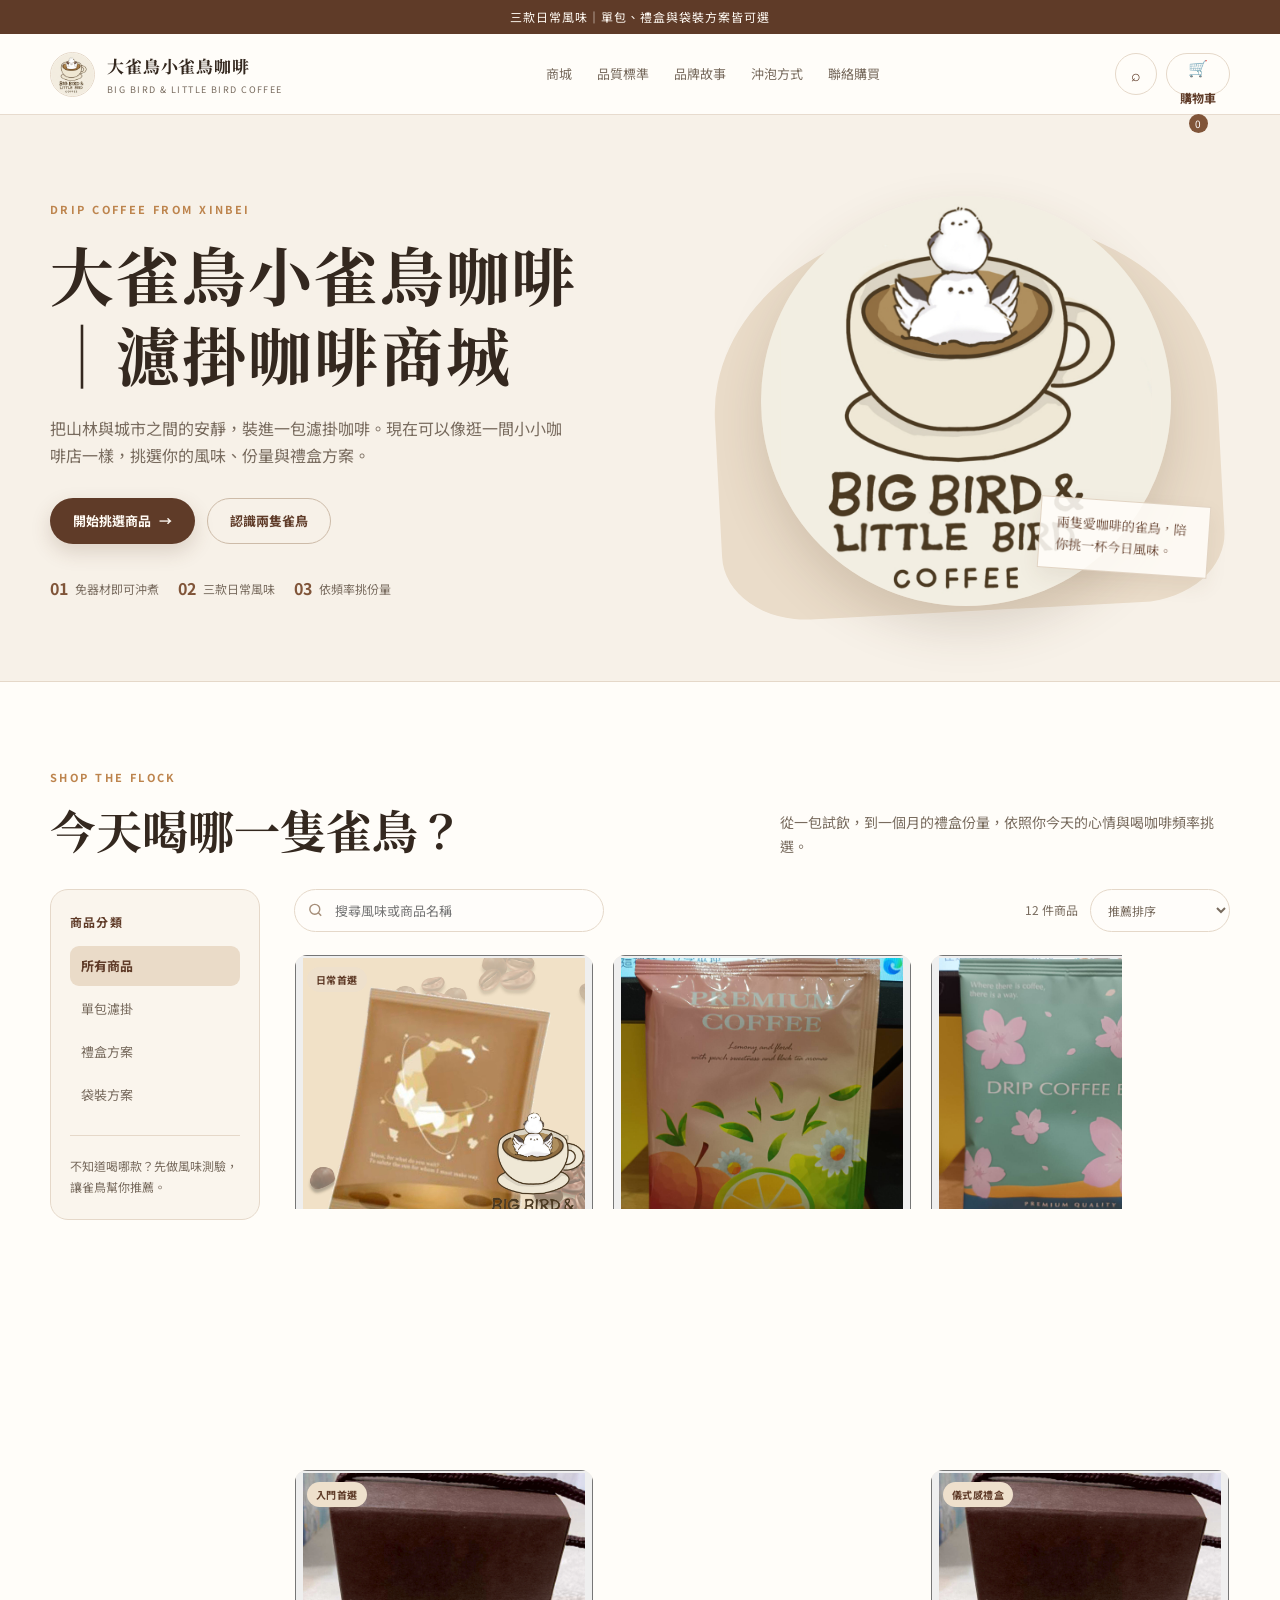
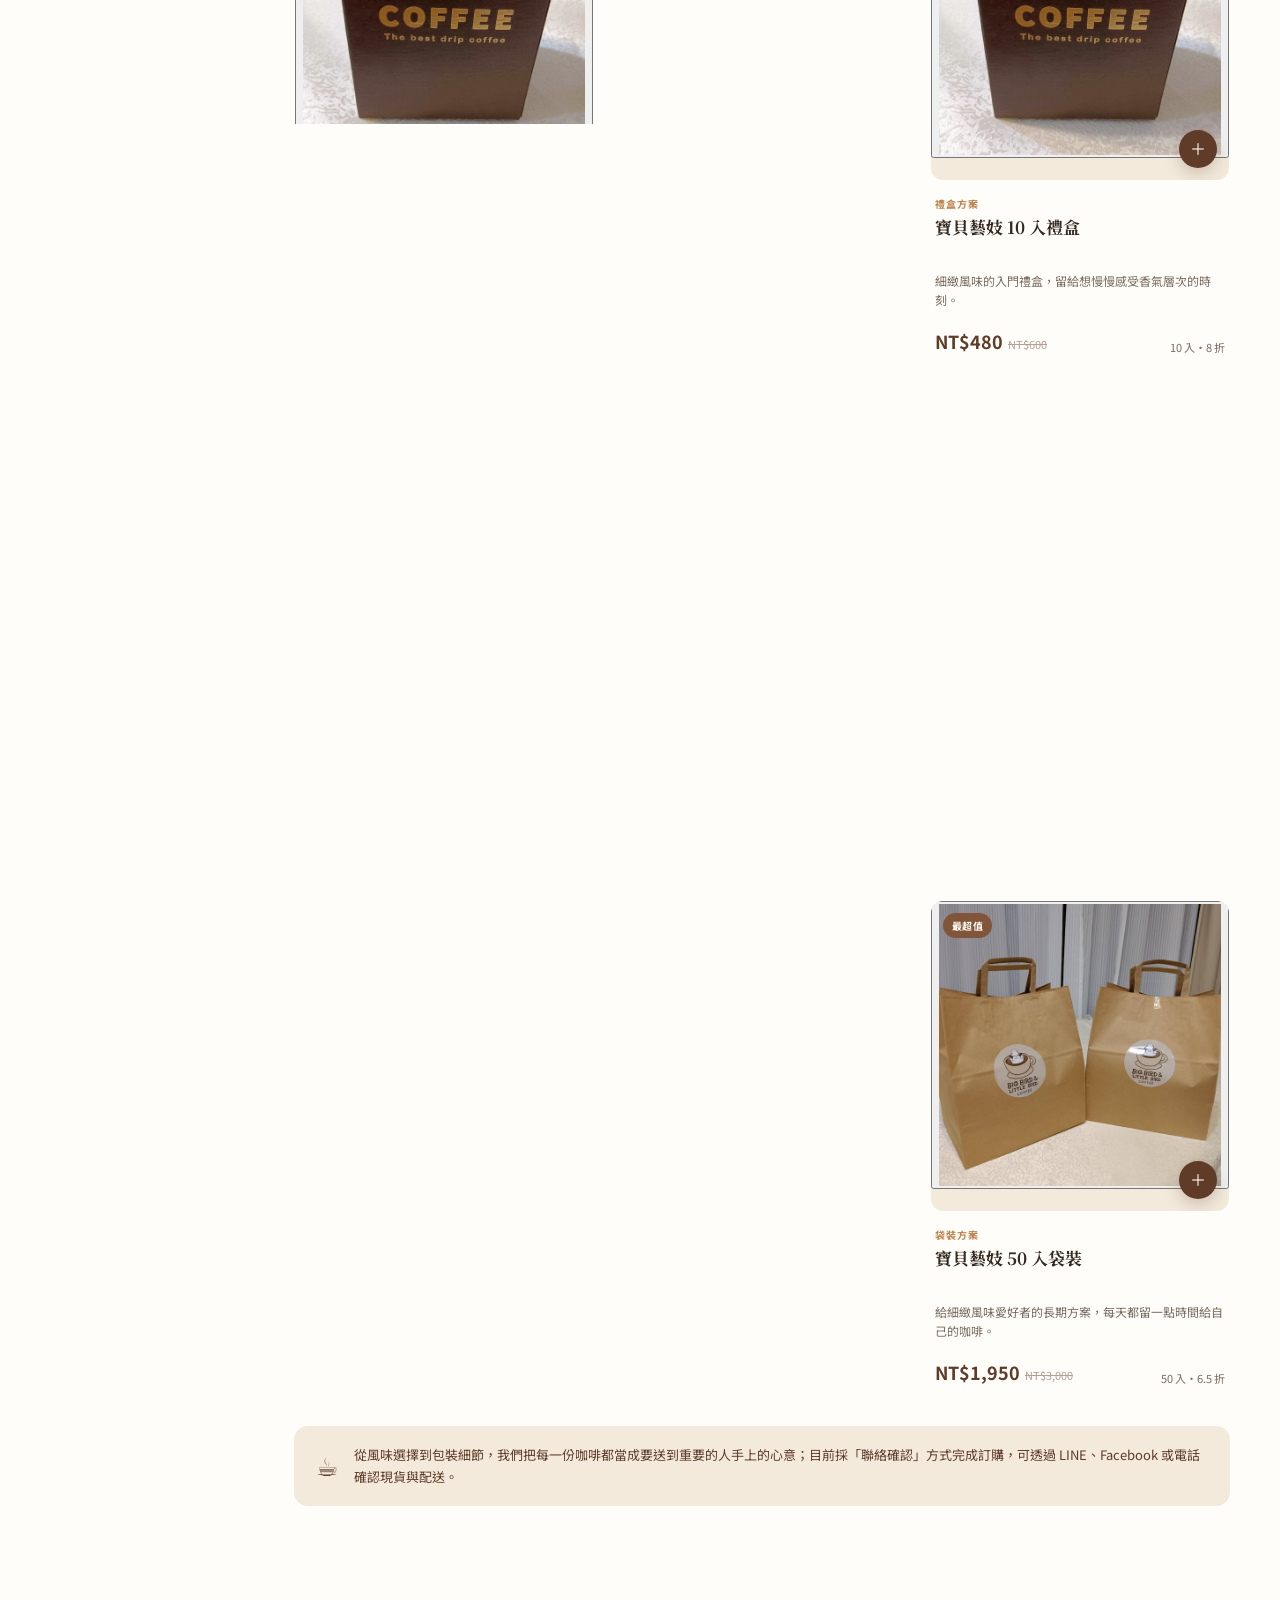
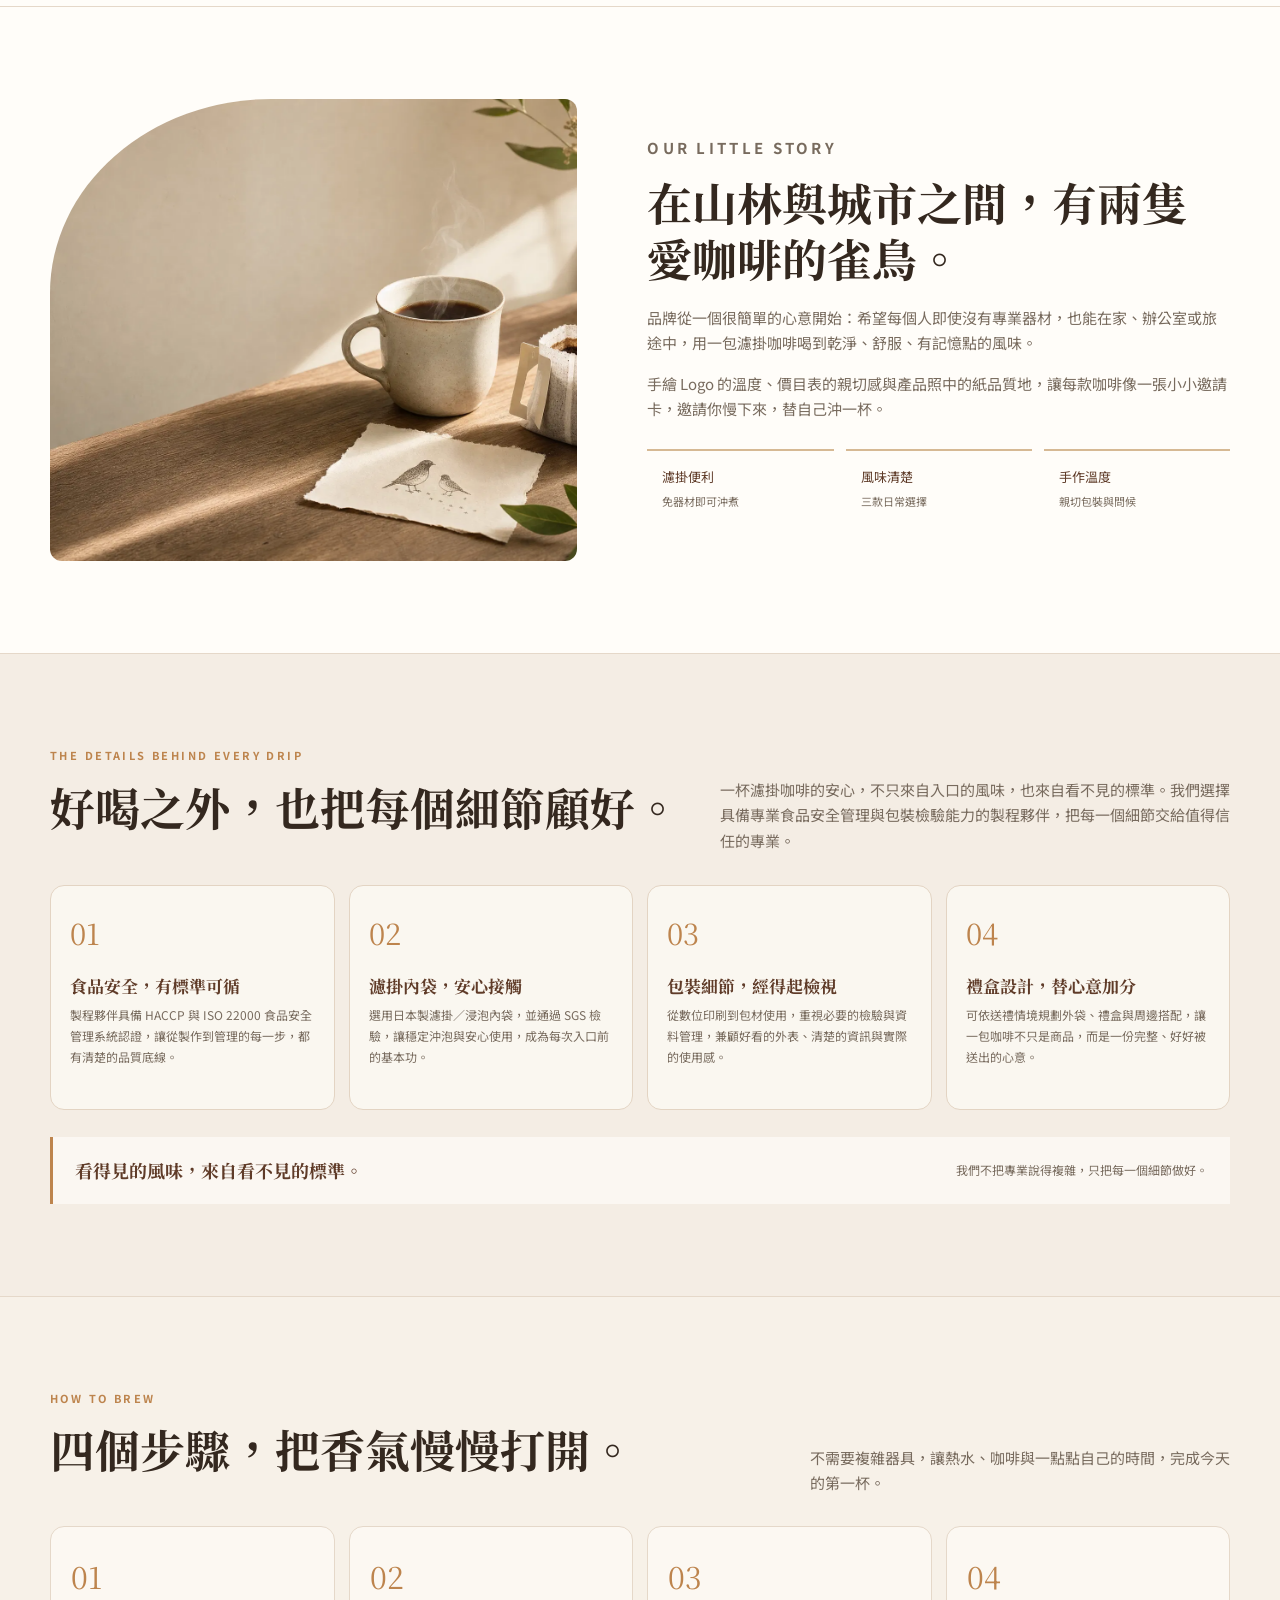
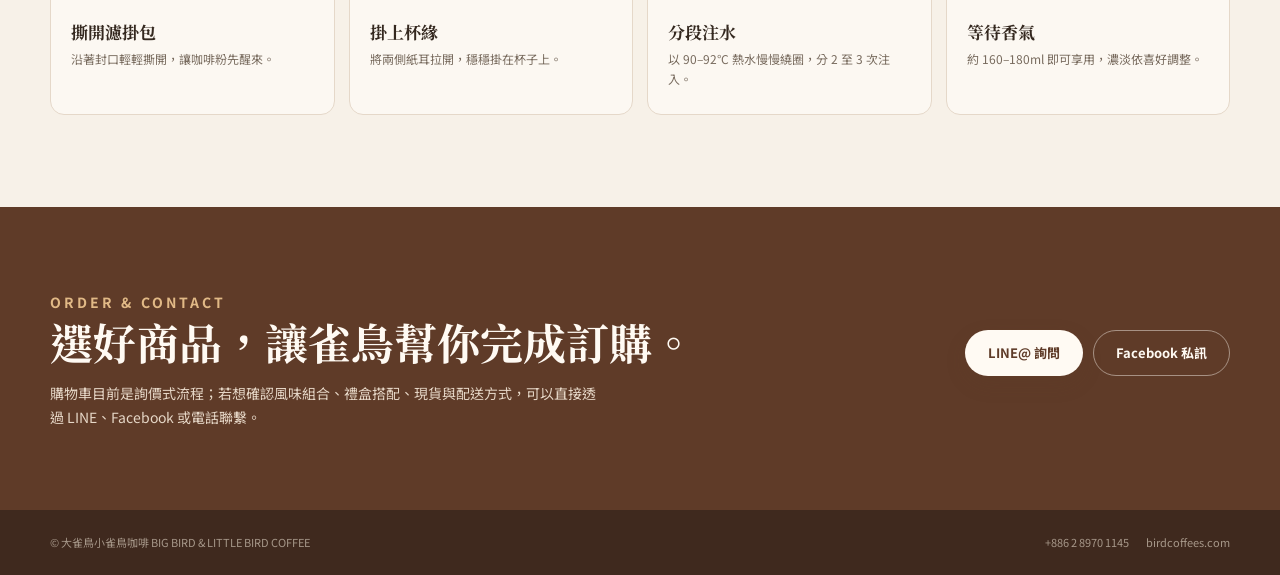
<file: index.html>
<!doctype html>
<html lang="zh-Hant-TW">
  <head>
    <meta charset="UTF-8" />
    <meta name="viewport" content="width=device-width, initial-scale=1.0" />
    <title>大雀鳥小雀鳥咖啡｜濾掛咖啡商城</title>
    <meta name="description" content="大雀鳥小雀鳥咖啡濾掛咖啡商城，挑選黃金曼巴、西達摩、寶貝藝妓；從風味、濾掛內袋到禮盒包裝，講究每一個安心細節。" />
    <meta name="robots" content="index,follow,max-image-preview:large" />
    <meta name="theme-color" content="#f7f1e8" />
    <link rel="canonical" href="https://www.birdcoffees.com/" />
    <link rel="icon" type="image/svg+xml" href="/favicon.svg" />
    <link rel="alternate icon" type="image/jpeg" href="/logo-21_79c9e009.jpg" />
    <link rel="sitemap" type="application/xml" href="/sitemap.xml" />
    <link rel="preconnect" href="https://fonts.googleapis.com" />
    <link rel="preconnect" href="https://fonts.gstatic.com" crossorigin />
    <link href="https://fonts.googleapis.com/css2?family=Noto+Sans+TC:wght@400;500;600;700&family=Noto+Serif+TC:wght@500;600;700&display=swap" rel="stylesheet" />

    <meta property="og:type" content="website" />
    <meta property="og:locale" content="zh_TW" />
    <meta property="og:site_name" content="大雀鳥小雀鳥咖啡" />
    <meta property="og:url" content="https://www.birdcoffees.com/" />
    <meta property="og:title" content="大雀鳥小雀鳥咖啡｜濾掛咖啡商城" />
    <meta property="og:description" content="三款日常濾掛咖啡風味，從食品安全標準、包材檢驗到禮盒搭配，講究每一個安心細節。" />
    <meta property="og:image" content="https://www.birdcoffees.com/logo-23_329bdf7d.jpg" />
    <meta property="og:image:alt" content="大雀鳥小雀鳥咖啡手繪杯子與雀鳥主視覺" />
    <meta name="twitter:card" content="summary_large_image" />
    <meta name="twitter:title" content="大雀鳥小雀鳥咖啡｜濾掛咖啡商城" />
    <meta name="twitter:description" content="挑選黃金曼巴、西達摩與寶貝藝妓濾掛咖啡，感受風味與品質細節。" />
    <meta name="twitter:image" content="https://www.birdcoffees.com/logo-23_329bdf7d.jpg" />

    <script type="application/ld+json">
      {
        "@context": "https://schema.org",
        "@graph": [
          {
            "@type": "Organization",
            "@id": "https://www.birdcoffees.com/#organization",
            "name": "大雀鳥小雀鳥咖啡",
            "alternateName": "BIG BIRD & LITTLE BIRD COFFEE",
            "url": "https://www.birdcoffees.com/",
            "logo": "https://www.birdcoffees.com/logo-21_79c9e009.jpg",
            "image": "https://www.birdcoffees.com/logo-23_329bdf7d.jpg",
            "telephone": "+886-2-8970-1145",
            "address": { "@type": "PostalAddress", "streetAddress": "學勤路300號", "addressLocality": "樹林區", "addressRegion": "新北市", "addressCountry": "TW" },
            "sameAs": ["https://www.facebook.com/profile.php?id=61576240270034", "https://lin.ee/5zpuuZx"]
          },
          {
            "@type": "WebSite",
            "@id": "https://www.birdcoffees.com/#website",
            "url": "https://www.birdcoffees.com/",
            "name": "大雀鳥小雀鳥咖啡濾掛咖啡商城",
            "publisher": { "@id": "https://www.birdcoffees.com/#organization" },
            "inLanguage": "zh-Hant-TW"
          },
          {
            "@type": "CollectionPage",
            "@id": "https://www.birdcoffees.com/#shop",
            "url": "https://www.birdcoffees.com/#shop",
            "name": "大雀鳥小雀鳥咖啡商品列表",
            "isPartOf": { "@id": "https://www.birdcoffees.com/#website" },
            "about": { "@id": "https://www.birdcoffees.com/#organization" },
            "inLanguage": "zh-Hant-TW"
          },
          {
            "@type": "ItemList",
            "@id": "https://www.birdcoffees.com/#products",
            "name": "大雀鳥小雀鳥咖啡濾掛咖啡商品",
            "numberOfItems": 3,
            "itemListElement": [
              { "@type": "ListItem", "position": 1, "item": { "@type": "Product", "name": "黃金曼巴濾掛咖啡", "image": "https://www.birdcoffees.com/product-3_9692bb21.jpg", "description": "堅果香、焦糖尾韻與厚實口感。", "brand": { "@id": "https://www.birdcoffees.com/#organization" }, "offers": { "@type": "Offer", "priceCurrency": "TWD", "price": "35", "availability": "https://schema.org/InStock", "url": "https://www.birdcoffees.com/#shop" } } },
              { "@type": "ListItem", "position": 2, "item": { "@type": "Product", "name": "西達摩濾掛咖啡", "image": "https://www.birdcoffees.com/sidamo-real_6604c796.jpg", "description": "柑橘酸甜、桃子花香與清爽尾韻。", "brand": { "@id": "https://www.birdcoffees.com/#organization" }, "offers": { "@type": "Offer", "priceCurrency": "TWD", "price": "40", "availability": "https://schema.org/InStock", "url": "https://www.birdcoffees.com/#shop" } } },
              { "@type": "ListItem", "position": 3, "item": { "@type": "Product", "name": "寶貝藝妓濾掛咖啡", "image": "https://www.birdcoffees.com/geisha-real_7588424d.jpg", "description": "白花調、蜂蜜感與柔和茶感。", "brand": { "@id": "https://www.birdcoffees.com/#organization" }, "offers": { "@type": "Offer", "priceCurrency": "TWD", "price": "60", "availability": "https://schema.org/InStock", "url": "https://www.birdcoffees.com/#shop" } } }
            ]
          }
        ]
      }
    </script>

    <style>
      :root {
        --cream: #f7f1e8;
        --paper: #fffdf9;
        --paper-deep: #f1e7d9;
        --ink: #34281f;
        --muted: #786b5e;
        --line: #e5d8c9;
        --accent: #805539;
        --accent-deep: #5f3b28;
        --gold: #bd844d;
        --sage: #80957e;
        --shadow: 0 18px 48px rgba(91, 64, 42, 0.1);
        --radius: 18px;
      }

      * { box-sizing: border-box; }
      html { scroll-behavior: smooth; }
      body { margin: 0; color: var(--ink); background: var(--paper); font-family: "Noto Sans TC", system-ui, sans-serif; line-height: 1.7; }
      body.is-locked { overflow: hidden; }
      button, input, select { font: inherit; }
      button, a { -webkit-tap-highlight-color: transparent; }
      button { cursor: pointer; }
      a { color: inherit; text-decoration: none; }
      img { display: block; max-width: 100%; }
      .sr-only { position: absolute; width: 1px; height: 1px; padding: 0; margin: -1px; overflow: hidden; clip: rect(0,0,0,0); white-space: nowrap; border: 0; }
      .container { width: min(1180px, calc(100% - 40px)); margin: 0 auto; }
      .announcement { padding: 7px 16px; text-align: center; color: #fffaf3; background: var(--accent-deep); font-size: 12px; letter-spacing: .08em; }
      .site-header { position: sticky; top: 0; z-index: 30; border-bottom: 1px solid rgba(229,216,201,.9); background: rgba(255,253,249,.94); backdrop-filter: blur(18px); }
      .nav-row { min-height: 80px; display: flex; align-items: center; justify-content: space-between; gap: 26px; }
      .brand { display: inline-flex; align-items: center; gap: 12px; min-width: 260px; }
      .brand img { width: 45px; height: 45px; object-fit: cover; border-radius: 50%; border: 1px solid var(--line); }
      .brand-name { font-family: "Noto Serif TC", serif; font-size: 17px; font-weight: 700; letter-spacing: .05em; }
      .brand-sub { display: block; margin-top: 1px; color: var(--muted); font-size: 9px; letter-spacing: .16em; }
      .main-nav { display: flex; align-items: center; justify-content: center; gap: 25px; color: var(--muted); font-size: 13px; }
      .main-nav a { position: relative; padding: 26px 0; transition: color .18s ease; }
      .main-nav a:hover, .main-nav a:focus-visible { color: var(--accent); }
      .nav-actions { display: flex; align-items: center; gap: 9px; }
      .icon-btn, .cart-btn { position: relative; width: 42px; height: 42px; display: inline-grid; place-items: center; border: 1px solid var(--line); border-radius: 50%; color: var(--accent-deep); background: var(--paper); transition: transform .16s ease, background .16s ease, border-color .16s ease; }
      .icon-btn:hover, .cart-btn:hover { transform: translateY(-2px); background: var(--paper-deep); border-color: #d4bea9; }
      .cart-btn { width: auto; min-width: 45px; padding: 0 13px; gap: 6px; border-radius: 999px; }
      .cart-label { font-size: 12px; font-weight: 700; }
      .cart-count { min-width: 19px; height: 19px; display: inline-grid; place-items: center; padding: 0 4px; border-radius: 50%; color: #fff; background: var(--accent); font-size: 10px; }
      .hero { padding: 76px 0 70px; background: var(--cream); border-bottom: 1px solid var(--line); }
      .hero-grid { display: grid; grid-template-columns: 1.05fr .95fr; gap: 70px; align-items: center; }
      .eyebrow { margin: 0 0 14px; color: var(--gold); font-size: 11px; font-weight: 700; letter-spacing: .22em; }
      h1, h2, h3 { margin: 0; font-family: "Noto Serif TC", serif; line-height: 1.25; }
      h1 { max-width: 620px; font-size: clamp(37px, 5vw, 68px); letter-spacing: .03em; }
      .hero-copy { max-width: 520px; margin: 22px 0 29px; color: var(--muted); font-size: 16px; }
      .hero-actions { display: flex; flex-wrap: wrap; gap: 12px; }
      .btn { display: inline-flex; align-items: center; justify-content: center; gap: 8px; min-height: 46px; padding: 0 22px; border: 1px solid transparent; border-radius: 999px; font-size: 13px; font-weight: 700; transition: transform .16s ease, box-shadow .16s ease, background .16s ease; }
      .btn:active, .icon-btn:active, .cart-btn:active { transform: scale(.97); }
      .btn-primary { color: #fffaf3; background: var(--accent-deep); box-shadow: 0 8px 20px rgba(95,59,40,.18); }
      .btn-primary:hover { background: #70462f; box-shadow: 0 12px 24px rgba(95,59,40,.24); transform: translateY(-2px); }
      .btn-ghost { color: var(--accent-deep); background: transparent; border-color: #cdbba8; }
      .btn-ghost:hover { background: rgba(255,255,255,.5); transform: translateY(-2px); }
      .hero-notes { display: flex; flex-wrap: wrap; gap: 19px; margin-top: 31px; color: var(--muted); font-size: 12px; }
      .hero-note { display: inline-flex; align-items: center; gap: 7px; }
      .hero-note strong { color: var(--accent); font-size: 16px; }
      .hero-art { position: relative; min-height: 420px; display: grid; place-items: center; }
      .hero-art::before { content: ""; position: absolute; inset: 28px 12px 0; border-radius: 48% 48% 17% 17%; background: #eadcc9; transform: rotate(-3deg); }
      .hero-art img { position: relative; width: min(410px, 86%); aspect-ratio: 1; object-fit: cover; border-radius: 50%; box-shadow: 0 22px 48px rgba(91,64,42,.17); }
      .hero-sticker { position: absolute; right: 4%; bottom: 9%; z-index: 2; max-width: 170px; padding: 13px 16px; color: var(--accent-deep); background: rgba(255,253,249,.88); border: 1px solid #e1d3c2; box-shadow: 0 8px 20px rgba(91,64,42,.08); font-family: "Noto Serif TC", serif; font-size: 13px; transform: rotate(4deg); }
      .shop-section { padding: 86px 0 100px; background: var(--paper); }
      .section-head { display: flex; justify-content: space-between; gap: 28px; align-items: end; margin-bottom: 30px; }
      .section-head h2 { font-size: clamp(30px, 4vw, 46px); }
      .section-description { max-width: 450px; margin: 0; color: var(--muted); font-size: 14px; }
      .shop-layout { display: grid; grid-template-columns: 210px 1fr; gap: 34px; align-items: start; }
      .shop-sidebar { position: sticky; top: 108px; padding: 22px 19px; border: 1px solid var(--line); border-radius: var(--radius); background: #faf5ed; }
      .sidebar-title { margin: 0 0 14px; color: var(--accent-deep); font-size: 12px; font-weight: 700; letter-spacing: .1em; }
      .filter-list { display: grid; gap: 3px; }
      .category-chip { width: 100%; padding: 9px 11px; border: 0; border-radius: 9px; color: var(--muted); background: transparent; text-align: left; font-size: 13px; transition: background .16s ease, color .16s ease; }
      .category-chip:hover, .category-chip.active { color: var(--accent-deep); background: #eadbc8; font-weight: 700; }
      .sidebar-rule { height: 1px; margin: 20px 0; background: var(--line); }
      .sidebar-tip { margin: 0; color: var(--muted); font-size: 12px; }
      .toolbar { display: flex; justify-content: space-between; align-items: center; gap: 14px; margin-bottom: 22px; }
      .search-box { position: relative; flex: 1; max-width: 310px; }
      .search-box svg { position: absolute; top: 50%; left: 13px; width: 17px; height: 17px; color: #a58d78; transform: translateY(-50%); }
      .search-box input { width: 100%; height: 43px; padding: 0 14px 0 40px; border: 1px solid var(--line); border-radius: 999px; outline: none; color: var(--ink); background: #fffdfa; font-size: 13px; }
      .search-box input:focus, .sort-select:focus { border-color: var(--gold); box-shadow: 0 0 0 3px rgba(189,132,77,.14); }
      .toolbar-right { display: flex; align-items: center; gap: 12px; color: var(--muted); font-size: 12px; }
      .sort-select { height: 43px; padding: 0 33px 0 13px; border: 1px solid var(--line); border-radius: 999px; color: var(--muted); background: #fffdfa; outline: none; font-size: 12px; }
      .product-count { white-space: nowrap; }
      .product-grid { display: grid; grid-template-columns: repeat(3, minmax(0, 1fr)); gap: 24px 18px; }
      .product-card { position: relative; min-width: 0; overflow: hidden; border: 1px solid transparent; background: var(--paper); transition: transform .18s ease, border-color .18s ease, box-shadow .18s ease; }
      .product-card:hover { transform: translateY(-4px); border-color: var(--line); box-shadow: var(--shadow); }
      .product-media { position: relative; overflow: hidden; aspect-ratio: 1 / 1.04; border-radius: 12px; background: #f3eadc; }
      .product-media img { width: 100%; height: 100%; object-fit: cover; transition: transform .35s cubic-bezier(.23,1,.32,1); }
      .product-card:hover .product-media img { transform: scale(1.045); }
      .product-badge { position: absolute; top: 12px; left: 12px; padding: 4px 9px; border-radius: 999px; color: #fffaf3; background: var(--accent); font-size: 10px; font-weight: 700; letter-spacing: .04em; }
      .product-badge.soft { color: var(--accent-deep); background: #eee0cc; }
      .quick-add { position: absolute; right: 12px; bottom: 12px; width: 38px; height: 38px; display: grid; place-items: center; border: 0; border-radius: 50%; color: #fffaf3; background: var(--accent-deep); box-shadow: 0 6px 15px rgba(95,59,40,.24); transition: transform .16s ease, background .16s ease; }
      .quick-add:hover { background: var(--accent); transform: scale(1.07); }
      .product-info { padding: 15px 4px 3px; }
      .product-category { margin: 0 0 4px; color: var(--gold); font-size: 10px; font-weight: 700; letter-spacing: .1em; }
      .product-name { min-height: 48px; font-size: 17px; }
      .product-desc { min-height: 45px; margin: 7px 0 10px; color: var(--muted); font-size: 12px; line-height: 1.6; }
      .product-meta { display: flex; justify-content: space-between; gap: 8px; align-items: end; }
      .product-price { color: var(--accent-deep); font-size: 18px; font-weight: 700; }
      .product-original { margin-left: 5px; color: #b2a194; font-size: 11px; font-weight: 400; text-decoration: line-through; }
      .product-pack { color: var(--muted); font-size: 11px; }
      .empty-state { grid-column: 1 / -1; padding: 65px 20px; border: 1px dashed var(--line); border-radius: var(--radius); color: var(--muted); text-align: center; }
      .empty-state h3 { margin-bottom: 8px; font-size: 23px; }
      .shop-note { display: flex; gap: 16px; align-items: center; margin-top: 34px; padding: 18px 22px; border-radius: 14px; color: var(--accent-deep); background: #f3eadc; font-size: 13px; }
      .shop-note-icon { font-size: 25px; }
      .story-section, .quality-section, .brew-section { padding: 92px 0; border-top: 1px solid var(--line); }
      .story-grid { display: grid; grid-template-columns: .95fr 1.05fr; gap: 70px; align-items: center; }
      .story-image { overflow: hidden; border-radius: 42% 12px 12px 12px; background: var(--paper-deep); }
      .story-image img { width: 100%; aspect-ratio: 1.14; object-fit: cover; }
      .story-copy h2, .quality-section h2, .brew-section h2 { margin-bottom: 18px; font-size: clamp(29px, 4vw, 45px); }
      .story-copy p, .quality-lede, .quality-card p, .brew-intro { color: var(--muted); font-size: 15px; }
      .value-list { display: grid; grid-template-columns: repeat(3, 1fr); gap: 12px; margin-top: 27px; }
      .value-item { padding: 15px; border-top: 2px solid #d6b994; color: var(--accent-deep); font-size: 13px; }
      .value-item small { display: block; margin-top: 4px; color: var(--muted); font-size: 11px; }
      .quality-section { background: #f4ede4; }
      .quality-head { display: flex; align-items: end; justify-content: space-between; gap: 30px; }
      .quality-lede { max-width: 510px; margin: 0; }
      .quality-grid { display: grid; grid-template-columns: repeat(4, 1fr); gap: 14px; margin-top: 32px; }
      .quality-card { min-height: 225px; padding: 22px 19px 24px; border: 1px solid #e3d4c3; border-radius: 14px; background: rgba(255,253,249,.62); }
      .quality-index { display: block; margin-bottom: 17px; color: var(--gold); font-family: "Noto Serif TC", serif; font-size: 29px; }
      .quality-card h3 { color: var(--accent-deep); font-size: 17px; }
      .quality-card p { margin: 8px 0 0; font-size: 12px; line-height: 1.75; }
      .quality-proof { display: flex; align-items: center; justify-content: space-between; gap: 20px; margin-top: 27px; padding: 18px 22px; border-left: 3px solid var(--gold); color: var(--accent-deep); background: rgba(255,253,249,.68); }
      .quality-proof strong { font-family: "Noto Serif TC", serif; font-size: 18px; }
      .quality-proof span { color: var(--muted); font-size: 12px; }
      .brew-section { background: var(--cream); }
      .brew-head { display: flex; align-items: end; justify-content: space-between; gap: 30px; margin-bottom: 30px; }
      .brew-intro { max-width: 420px; margin: 0; }
      .brew-grid { display: grid; grid-template-columns: repeat(4, 1fr); gap: 14px; }
      .brew-step { padding: 24px 20px; border: 1px solid #e5d8c9; border-radius: 14px; background: rgba(255,253,249,.62); }
      .brew-number { display: block; margin-bottom: 19px; color: var(--gold); font-family: "Noto Serif TC", serif; font-size: 30px; }
      .brew-step h3 { font-size: 17px; }
      .brew-step p { margin: 7px 0 0; color: var(--muted); font-size: 12px; }
      .contact-section { padding: 70px 0 80px; background: var(--accent-deep); color: #fffaf3; }
      .contact-grid { display: flex; justify-content: space-between; align-items: center; gap: 30px; }
      .contact-section .eyebrow { color: #e1b986; }
      .contact-section h2 { font-size: clamp(28px, 4vw, 43px); }
      .contact-section p { max-width: 550px; margin: 14px 0 0; color: #e6d7c7; font-size: 14px; }
      .contact-actions { display: flex; flex-wrap: wrap; gap: 10px; }
      .contact-section .btn-primary { color: var(--accent-deep); background: #fffaf3; }
      .contact-section .btn-ghost { color: #fffaf3; border-color: rgba(255,250,243,.45); }
      .site-footer { padding: 23px 0; color: #a69789; background: #3f291e; font-size: 11px; }
      .footer-row { display: flex; justify-content: space-between; gap: 20px; }
      .footer-links { display: flex; gap: 17px; }

      .modal-backdrop, .drawer-backdrop { position: fixed; inset: 0; z-index: 80; display: grid; place-items: center; padding: 20px; background: rgba(39,27,19,.55); opacity: 1; transition: opacity .2s ease; }
      .modal-backdrop[hidden], .drawer-backdrop[hidden] { display: none; }
      .modal { position: relative; width: min(760px, 100%); max-height: min(760px, calc(100vh - 40px)); overflow: auto; border-radius: 20px; background: var(--paper); box-shadow: 0 26px 80px rgba(39,27,19,.28); animation: modalIn .22s cubic-bezier(.23,1,.32,1); }
      @keyframes modalIn { from { opacity: 0; transform: translateY(14px) scale(.97); } to { opacity: 1; transform: translateY(0) scale(1); } }
      .modal-close { position: absolute; top: 14px; right: 14px; z-index: 2; width: 37px; height: 37px; border: 1px solid var(--line); border-radius: 50%; color: var(--accent-deep); background: rgba(255,253,249,.8); }
      .modal-product { display: grid; grid-template-columns: .9fr 1.1fr; }
      .modal-image { min-height: 390px; background: #f1e5d6; }
      .modal-image img { width: 100%; height: 100%; object-fit: cover; }
      .modal-copy { padding: 44px 38px 36px; }
      .modal-copy h2 { margin-bottom: 8px; font-size: 32px; }
      .modal-description { margin: 0 0 18px; color: var(--muted); font-size: 14px; }
      .modal-notes { display: flex; flex-wrap: wrap; gap: 6px; margin-bottom: 23px; }
      .modal-note { padding: 5px 9px; border-radius: 999px; color: var(--accent-deep); background: #efe1cf; font-size: 11px; }
      .modal-price { margin-bottom: 21px; color: var(--accent-deep); font-size: 25px; font-weight: 700; }
      .modal-price s { margin-left: 8px; color: #b2a194; font-size: 13px; font-weight: 400; }
      .quantity-row { display: flex; align-items: center; gap: 11px; margin-bottom: 20px; }
      .quantity-control { display: inline-flex; align-items: center; border: 1px solid var(--line); border-radius: 999px; overflow: hidden; }
      .quantity-control button { width: 34px; height: 34px; border: 0; color: var(--accent-deep); background: transparent; }
      .quantity-control span { min-width: 28px; text-align: center; font-size: 13px; }
      .modal-copy .btn { width: 100%; }

      .drawer-backdrop { display: block; padding: 0; }
      .drawer-backdrop::before { content: ""; position: absolute; inset: 0; background: rgba(39,27,19,.55); }
      .cart-drawer { position: absolute; top: 0; right: 0; width: min(445px, 100%); height: 100%; display: flex; flex-direction: column; background: var(--paper); box-shadow: -20px 0 60px rgba(39,27,19,.17); animation: drawerIn .25s cubic-bezier(.23,1,.32,1); }
      @keyframes drawerIn { from { transform: translateX(100%); } to { transform: translateX(0); } }
      .drawer-head { display: flex; justify-content: space-between; align-items: center; padding: 23px 24px; border-bottom: 1px solid var(--line); }
      .drawer-head h2 { font-size: 23px; }
      .drawer-body { flex: 1; overflow: auto; padding: 17px 24px; }
      .cart-item { display: grid; grid-template-columns: 72px 1fr auto; gap: 12px; align-items: center; padding: 14px 0; border-bottom: 1px solid var(--line); }
      .cart-item img { width: 72px; height: 72px; object-fit: cover; border-radius: 10px; background: #f1e5d6; }
      .cart-item-name { margin: 0 0 3px; font-size: 13px; font-weight: 700; }
      .cart-item-price { margin: 0 0 7px; color: var(--accent); font-size: 12px; }
      .cart-item .quantity-control button { width: 27px; height: 27px; }
      .cart-item .quantity-control span { min-width: 22px; font-size: 11px; }
      .remove-item { border: 0; color: #aa8970; background: transparent; font-size: 11px; }
      .cart-total { display: flex; justify-content: space-between; margin: 22px 0 11px; color: var(--muted); font-size: 13px; }
      .cart-total strong { color: var(--accent-deep); font-size: 22px; }
      .checkout-note { margin: 0 0 15px; padding: 11px 13px; border-radius: 10px; color: var(--muted); background: #f5ece1; font-size: 11px; }
      .drawer-footer { padding: 18px 24px 24px; border-top: 1px solid var(--line); }
      .drawer-footer .btn { width: 100%; margin-top: 9px; }
      .empty-cart { padding: 60px 15px; color: var(--muted); text-align: center; }
      .empty-cart-icon { margin-bottom: 12px; color: var(--gold); font-size: 41px; }
      .empty-cart h3 { margin-bottom: 6px; font-size: 22px; }
      .toast { position: fixed; left: 50%; bottom: 26px; z-index: 100; padding: 11px 17px; border-radius: 999px; color: #fffaf3; background: var(--accent-deep); box-shadow: 0 12px 27px rgba(39,27,19,.24); font-size: 12px; transform: translate(-50%, 20px); opacity: 0; pointer-events: none; transition: opacity .2s ease, transform .2s ease; }
      .toast.show { opacity: 1; transform: translate(-50%, 0); }
      .mobile-only { display: none; }
      @media (max-width: 950px) {
        .main-nav { gap: 14px; }
        .brand { min-width: 205px; }
        .hero-grid, .story-grid { gap: 35px; }
        .shop-layout { grid-template-columns: 180px 1fr; gap: 20px; }
        .product-grid { gap: 20px 13px; }
        .product-name { font-size: 15px; }
        .product-desc { font-size: 11px; }
      }
      @media (max-width: 720px) {
        .container { width: min(100% - 28px, 560px); }
        .nav-row { min-height: 68px; }
        .brand { min-width: 0; }
        .brand img { width: 39px; height: 39px; }
        .brand-name { font-size: 14px; }
        .brand-sub { display: none; }
        .main-nav { display: none; }
        .mobile-only { display: inline-grid; }
        .nav-actions .icon-btn { display: none; }
        .hero { padding: 48px 0 35px; }
        .hero-grid, .story-grid { grid-template-columns: 1fr; }
        .hero-grid { gap: 29px; }
        .hero-art { min-height: 300px; order: -1; }
        .hero-art img { width: 72%; }
        .hero-sticker { right: 4%; bottom: 2%; max-width: 145px; font-size: 11px; }
        .hero-copy { font-size: 14px; }
        .hero-notes { gap: 12px; }
        .shop-section, .story-section, .quality-section, .brew-section { padding: 64px 0; }
        .section-head, .brew-head, .contact-grid { display: block; }
        .section-description, .quality-lede, .brew-intro { margin-top: 14px; }
        .shop-layout { display: block; }
        .shop-sidebar { position: static; display: flex; align-items: center; gap: 9px; overflow: auto; margin-bottom: 20px; padding: 9px; border-radius: 12px; }
        .sidebar-title, .sidebar-rule, .sidebar-tip { display: none; }
        .filter-list { display: flex; flex: 1; gap: 5px; min-width: max-content; }
        .category-chip { width: auto; white-space: nowrap; padding: 7px 10px; }
        .toolbar { display: grid; grid-template-columns: 1fr auto; gap: 9px; }
        .search-box { max-width: none; grid-column: 1 / -1; }
        .toolbar-right { justify-content: space-between; }
        .product-grid { grid-template-columns: repeat(2, minmax(0, 1fr)); gap: 23px 12px; }
        .product-name { min-height: 45px; font-size: 14px; }
        .product-desc { min-height: 53px; font-size: 10px; }
        .product-price { font-size: 15px; }
        .product-original { display: block; margin: 1px 0 0; }
        .quick-add { right: 8px; bottom: 8px; width: 34px; height: 34px; }
        .shop-note { align-items: start; padding: 15px; font-size: 11px; }
        .story-grid { gap: 30px; }
        .story-copy { order: -1; }
        .value-list { gap: 7px; }
        .value-item { padding: 11px 8px; font-size: 11px; }
        .value-item small { font-size: 9px; }
        .quality-head { display: block; }
        .quality-grid { grid-template-columns: repeat(2, 1fr); }
        .quality-proof { display: block; }
        .quality-proof span { display: block; margin-top: 7px; }
        .brew-grid { grid-template-columns: repeat(2, 1fr); }
        .brew-step { padding: 18px 14px; }
        .brew-step h3 { font-size: 15px; }
        .brew-step p { font-size: 11px; }
        .contact-actions { margin-top: 23px; }
        .footer-row { display: block; }
        .footer-links { margin-top: 9px; }
        .modal-product { display: block; }
        .modal-image { min-height: 280px; max-height: 45vh; }
        .modal-copy { padding: 26px 22px 24px; }
        .modal-copy h2 { font-size: 26px; }
      }
      @media (prefers-reduced-motion: reduce) { *, *::before, *::after { scroll-behavior: auto !important; animation-duration: .01ms !important; transition-duration: .01ms !important; } }
    </style>
  </head>
  <body>
    <div class="announcement">三款日常風味｜單包、禮盒與袋裝方案皆可選</div>
    <header class="site-header">
      <div class="container nav-row">
        <a class="brand" href="#top" aria-label="回到大雀鳥小雀鳥咖啡商城首頁">
          <img src="/logo-21_79c9e009.jpg" alt="大雀鳥小雀鳥咖啡 Logo" />
          <span><span class="brand-name">大雀鳥小雀鳥咖啡</span><span class="brand-sub">BIG BIRD &amp; LITTLE BIRD COFFEE</span></span>
        </a>
        <nav class="main-nav" aria-label="主要導覽">
          <a href="#shop">商城</a><a href="#quality">品質標準</a><a href="#story">品牌故事</a><a href="#brew">沖泡方式</a><a href="#contact">聯絡購買</a>
        </nav>
        <div class="nav-actions">
          <button class="icon-btn mobile-only" id="mobileShopBtn" aria-label="前往商城">⌕</button>
          <button class="icon-btn" id="focusSearchBtn" aria-label="搜尋商品">⌕</button>
          <button class="cart-btn" id="openCartBtn" aria-label="開啟購物車"><span aria-hidden="true">🛒</span><span class="cart-label">購物車</span><span class="cart-count" id="cartCount">0</span></button>
        </div>
      </div>
    </header>

    <main id="top">
      <section class="hero">
        <div class="container hero-grid">
          <div>
            <p class="eyebrow">DRIP COFFEE FROM XINBEI</p>
            <h1>大雀鳥小雀鳥咖啡｜濾掛咖啡商城</h1>
            <p class="hero-copy">把山林與城市之間的安靜，裝進一包濾掛咖啡。現在可以像逛一間小小咖啡店一樣，挑選你的風味、份量與禮盒方案。</p>
            <div class="hero-actions"><a class="btn btn-primary" href="#shop">開始挑選商品 <span aria-hidden="true">→</span></a><a class="btn btn-ghost" href="#story">認識兩隻雀鳥</a></div>
            <div class="hero-notes"><span class="hero-note"><strong>01</strong> 免器材即可沖煮</span><span class="hero-note"><strong>02</strong> 三款日常風味</span><span class="hero-note"><strong>03</strong> 依頻率挑份量</span></div>
          </div>
          <div class="hero-art"><img src="/logo-23_329bdf7d.jpg" alt="大雀鳥小雀鳥咖啡手繪杯子與雀鳥主視覺" /><div class="hero-sticker">兩隻愛咖啡的雀鳥，陪你挑一杯今日風味。</div></div>
        </div>
      </section>

      <section class="shop-section" id="shop">
        <div class="container">
          <div class="section-head"><div><p class="eyebrow">SHOP THE FLOCK</p><h2>今天喝哪一隻雀鳥？</h2></div><p class="section-description">從一包試飲，到一個月的禮盒份量，依照你今天的心情與喝咖啡頻率挑選。</p></div>
          <div class="shop-layout">
            <aside class="shop-sidebar" aria-label="商品分類">
              <p class="sidebar-title">商品分類</p>
              <div class="filter-list"><button class="category-chip active" data-category="all">所有商品</button><button class="category-chip" data-category="single">單包濾掛</button><button class="category-chip" data-category="box">禮盒方案</button><button class="category-chip" data-category="bag">袋裝方案</button></div>
              <div class="sidebar-rule"></div><p class="sidebar-tip">不知道喝哪款？先做風味測驗，讓雀鳥幫你推薦。</p>
            </aside>
            <div>
              <div class="toolbar"><label class="search-box"><span class="sr-only">搜尋商品</span><svg viewBox="0 0 24 24" fill="none" stroke="currentColor" stroke-width="2"><circle cx="11" cy="11" r="7"></circle><path d="m20 20-4-4"></path></svg><input id="searchInput" type="search" placeholder="搜尋風味或商品名稱" autocomplete="off" /></label><div class="toolbar-right"><span class="product-count" id="productCount">12 件商品</span><label><span class="sr-only">排序商品</span><select class="sort-select" id="sortSelect"><option value="featured">推薦排序</option><option value="price-low">價格由低至高</option><option value="price-high">價格由高至低</option><option value="name">商品名稱</option></select></label></div></div>
              <div class="product-grid" id="productGrid"></div>
              <div class="shop-note"><span class="shop-note-icon" aria-hidden="true">☕</span><span>從風味選擇到包裝細節，我們把每一份咖啡都當成要送到重要的人手上的心意；目前採「聯絡確認」方式完成訂購，可透過 LINE、Facebook 或電話確認現貨與配送。</span></div>
            </div>
          </div>
        </div>
      </section>

      <section class="story-section" id="story"><div class="container story-grid"><div class="story-image"><img src="/bblb-coffee-table-scene-aPNqtE6UWDaU6Y7jQMhkgE.webp" alt="木桌上咖啡、濾掛包與小鳥紙張的生活感場景" loading="lazy" /></div><div class="story-copy"><p class="eyebrow">OUR LITTLE STORY</p><h2>在山林與城市之間，有兩隻愛咖啡的雀鳥。</h2><p>品牌從一個很簡單的心意開始：希望每個人即使沒有專業器材，也能在家、辦公室或旅途中，用一包濾掛咖啡喝到乾淨、舒服、有記憶點的風味。</p><p>手繪 Logo 的溫度、價目表的親切感與產品照中的紙品質地，讓每款咖啡像一張小小邀請卡，邀請你慢下來，替自己沖一杯。</p><div class="value-list"><div class="value-item">濾掛便利<small>免器材即可沖煮</small></div><div class="value-item">風味清楚<small>三款日常選擇</small></div><div class="value-item">手作溫度<small>親切包裝與問候</small></div></div></div></div></section>

      <section class="quality-section" id="quality"><div class="container"><div class="quality-head"><div><p class="eyebrow">THE DETAILS BEHIND EVERY DRIP</p><h2>好喝之外，也把每個細節顧好。</h2></div><p class="quality-lede">一杯濾掛咖啡的安心，不只來自入口的風味，也來自看不見的標準。我們選擇具備專業食品安全管理與包裝檢驗能力的製程夥伴，把每一個細節交給值得信任的專業。</p></div><div class="quality-grid"><article class="quality-card"><span class="quality-index">01</span><h3>食品安全，有標準可循</h3><p>製程夥伴具備 HACCP 與 ISO 22000 食品安全管理系統認證，讓從製作到管理的每一步，都有清楚的品質底線。</p></article><article class="quality-card"><span class="quality-index">02</span><h3>濾掛內袋，安心接觸</h3><p>選用日本製濾掛／浸泡內袋，並通過 SGS 檢驗，讓穩定沖泡與安心使用，成為每次入口前的基本功。</p></article><article class="quality-card"><span class="quality-index">03</span><h3>包裝細節，經得起檢視</h3><p>從數位印刷到包材使用，重視必要的檢驗與資料管理，兼顧好看的外表、清楚的資訊與實際的使用感。</p></article><article class="quality-card"><span class="quality-index">04</span><h3>禮盒設計，替心意加分</h3><p>可依送禮情境規劃外袋、禮盒與周邊搭配，讓一包咖啡不只是商品，而是一份完整、好好被送出的心意。</p></article></div><div class="quality-proof"><strong>看得見的風味，來自看不見的標準。</strong><span>我們不把專業說得複雜，只把每一個細節做好。</span></div></div></section>

      <section class="brew-section" id="brew"><div class="container"><div class="brew-head"><div><p class="eyebrow">HOW TO BREW</p><h2>四個步驟，把香氣慢慢打開。</h2></div><p class="brew-intro">不需要複雜器具，讓熱水、咖啡與一點點自己的時間，完成今天的第一杯。</p></div><div class="brew-grid"><article class="brew-step"><span class="brew-number">01</span><h3>撕開濾掛包</h3><p>沿著封口輕輕撕開，讓咖啡粉先醒來。</p></article><article class="brew-step"><span class="brew-number">02</span><h3>掛上杯緣</h3><p>將兩側紙耳拉開，穩穩掛在杯子上。</p></article><article class="brew-step"><span class="brew-number">03</span><h3>分段注水</h3><p>以 90–92°C 熱水慢慢繞圈，分 2 至 3 次注入。</p></article><article class="brew-step"><span class="brew-number">04</span><h3>等待香氣</h3><p>約 160–180ml 即可享用，濃淡依喜好調整。</p></article></div></div></section>

      <section class="contact-section" id="contact"><div class="container contact-grid"><div><p class="eyebrow">ORDER &amp; CONTACT</p><h2>選好商品，讓雀鳥幫你完成訂購。</h2><p>購物車目前是詢價式流程；若想確認風味組合、禮盒搭配、現貨與配送方式，可以直接透過 LINE、Facebook 或電話聯繫。</p></div><div class="contact-actions"><a class="btn btn-primary" href="https://lin.ee/5zpuuZx" target="_blank" rel="noopener noreferrer">LINE@ 詢問</a><a class="btn btn-ghost" href="https://www.facebook.com/profile.php?id=61576240270034" target="_blank" rel="noopener noreferrer">Facebook 私訊</a></div></div></section>
    </main>

    <footer class="site-footer"><div class="container footer-row"><span>© 大雀鳥小雀鳥咖啡 BIG BIRD &amp; LITTLE BIRD COFFEE</span><span class="footer-links"><a href="tel:+886289701145">+886 2 8970 1145</a><a href="https://www.birdcoffees.com/">birdcoffees.com</a></span></div></footer>

    <div class="modal-backdrop" id="productModal" hidden><div class="modal" role="dialog" aria-modal="true" aria-labelledby="modalTitle"><button class="modal-close" id="closeProductModal" aria-label="關閉商品詳情">×</button><div class="modal-product" id="modalProductBody"></div></div></div>
    <div class="drawer-backdrop" id="cartDrawer" hidden><aside class="cart-drawer" role="dialog" aria-modal="true" aria-labelledby="cartTitle"><div class="drawer-head"><h2 id="cartTitle">你的購物車</h2><button class="modal-close" id="closeCartBtn" aria-label="關閉購物車">×</button></div><div class="drawer-body" id="cartBody"></div><div class="drawer-footer" id="cartFooter"></div></aside></div>
    <div class="toast" id="toast" role="status" aria-live="polite"></div>

    <noscript><section class="container" style="padding:40px 0"><h2>大雀鳥小雀鳥咖啡商城</h2><p>請啟用 JavaScript 以使用商品搜尋、商品詳情與購物車；你也可以透過 LINE、Facebook 或電話聯絡我們訂購濾掛咖啡。</p><ul><li>黃金曼巴濾掛咖啡：NT$35／包</li><li>西達摩濾掛咖啡：NT$40／包</li><li>寶貝藝妓濾掛咖啡：NT$60／包</li></ul></section></noscript>

    <script>
      const products = [
        { id: 'mamba-single', name: '黃金曼巴濾掛咖啡', category: 'single', categoryLabel: '單包濾掛', price: 35, image: '/product-3_9692bb21.jpg', pack: '單包 1 入', badge: '日常首選', notes: ['堅果香', '焦糖尾韻', '厚實口感'], description: '穩定、圓潤，帶有日常感的經典選擇。適合早晨第一杯，也適合加一點牛奶。' },
        { id: 'sidamo-single', name: '西達摩濾掛咖啡', category: 'single', categoryLabel: '單包濾掛', price: 40, image: '/sidamo-real_6604c796.jpg', pack: '單包 1 入', badge: '明亮果香', notes: ['柑橘酸甜', '桃子花香', '清爽尾韻'], description: '明亮乾淨，像午後窗邊的一束果香，推薦給喜歡輕盈酸甜的人。' },
        { id: 'geisha-single', name: '寶貝藝妓濾掛咖啡', category: 'single', categoryLabel: '單包濾掛', price: 60, image: '/geisha-real_7588424d.jpg', pack: '單包 1 入', badge: '細緻儀式感', notes: ['白花調', '蜂蜜感', '柔和茶感'], description: '細緻優雅，適合把一杯咖啡當成小小儀式，留給週末或安靜時刻。' },
        { id: 'mamba-box10', name: '黃金曼巴 10 入禮盒', category: 'box', categoryLabel: '禮盒方案', price: 280, original: 350, image: '/gift-box-10-1_1dadec3c.jpg', pack: '10 入・8 折', badge: '入門首選', notes: ['一週 1–2 次', '精緻禮盒', '適合送禮'], description: '一週喝 1–2 次的份量，精緻禮盒也很適合送給喜歡日常咖啡的人。' },
        { id: 'sidamo-box10', name: '西達摩 10 入禮盒', category: 'box', categoryLabel: '禮盒方案', price: 320, original: 400, image: '/gift-box-10-1_1dadec3c.jpg', pack: '10 入・8 折', badge: '果香禮盒', notes: ['一週 1–2 次', '柑橘花香', '適合送禮'], description: '把明亮果香裝進一盒，適合初次認識西達摩，也適合當作小小心意。' },
        { id: 'geisha-box10', name: '寶貝藝妓 10 入禮盒', category: 'box', categoryLabel: '禮盒方案', price: 480, original: 600, image: '/gift-box-10-1_1dadec3c.jpg', pack: '10 入・8 折', badge: '儀式感禮盒', notes: ['一週 1–2 次', '白花蜂蜜', '週末享用'], description: '細緻風味的入門禮盒，留給想慢慢感受香氣層次的時刻。' },
        { id: 'mamba-box25', name: '黃金曼巴 25 入禮盒', category: 'box', categoryLabel: '禮盒方案', price: 613, original: 875, image: '/gift-box-25-1_623b72f6.jpg', pack: '25 入・7 折', badge: '最受歡迎', notes: ['一週 3–4 次', '一個月份量', '7 折優惠'], description: '一週喝 3–4 次，一個月剛好的份量，日常咖啡愛好者最受歡迎。' },
        { id: 'sidamo-box25', name: '西達摩 25 入禮盒', category: 'box', categoryLabel: '禮盒方案', price: 700, original: 1000, image: '/gift-box-25-1_623b72f6.jpg', pack: '25 入・7 折', badge: '最受歡迎', notes: ['一週 3–4 次', '一個月份量', '7 折優惠'], description: '一個月的明亮果香補給，適合每天想換個心情喝咖啡的人。' },
        { id: 'geisha-box25', name: '寶貝藝妓 25 入禮盒', category: 'box', categoryLabel: '禮盒方案', price: 1050, original: 1500, image: '/gift-box-25-1_623b72f6.jpg', pack: '25 入・7 折', badge: '最受歡迎', notes: ['一週 3–4 次', '一個月份量', '7 折優惠'], description: '讓每天都有一個細緻的咖啡時刻，適合喜歡儀式感的咖啡愛好者。' },
        { id: 'mamba-bag50', name: '黃金曼巴 50 入袋裝', category: 'bag', categoryLabel: '袋裝方案', price: 1138, original: 1750, image: '/bag-50_b9f483bc.jpg', pack: '50 入・6.5 折', badge: '最超值', notes: ['每天一杯', '長期補給', '6.5 折優惠'], description: '每天一杯的咖啡愛好者，50 入袋裝讓日常補給更輕鬆。' },
        { id: 'sidamo-bag50', name: '西達摩 50 入袋裝', category: 'bag', categoryLabel: '袋裝方案', price: 1300, original: 2000, image: '/bag-50_b9f483bc.jpg', pack: '50 入・6.5 折', badge: '最超值', notes: ['每天一杯', '長期補給', '6.5 折優惠'], description: '把清爽果香放進每天的生活，適合固定飲用與辦公室分享。' },
        { id: 'geisha-bag50', name: '寶貝藝妓 50 入袋裝', category: 'bag', categoryLabel: '袋裝方案', price: 1950, original: 3000, image: '/bag-50_b9f483bc.jpg', pack: '50 入・6.5 折', badge: '最超值', notes: ['每天一杯', '長期補給', '6.5 折優惠'], description: '給細緻風味愛好者的長期方案，每天都留一點時間給自己的咖啡。' }
      ];

      const state = { category: 'all', query: '', sort: 'featured', cart: JSON.parse(localStorage.getItem('bblb-cart') || '[]') };
      const $ = (selector) => document.querySelector(selector);
      const money = (value) => `NT$${value.toLocaleString('zh-TW')}`;
      const productById = (id) => products.find((product) => product.id === id);
      const escapeHtml = (value) => String(value).replace(/[&<>'"]/g, (char) => ({ '&': '&amp;', '<': '&lt;', '>': '&gt;', "'": '&#39;', '"': '&quot;' }[char]));

      function visibleProducts() {
        const query = state.query.trim().toLowerCase();
        let list = products.filter((product) => (state.category === 'all' || product.category === state.category) && (!query || `${product.name} ${product.description} ${product.notes.join(' ')}`.toLowerCase().includes(query)));
        if (state.sort === 'price-low') list.sort((a, b) => a.price - b.price);
        if (state.sort === 'price-high') list.sort((a, b) => b.price - a.price);
        if (state.sort === 'name') list.sort((a, b) => a.name.localeCompare(b.name, 'zh-Hant'));
        return list;
      }

      function productCard(product) {
        const badgeClass = product.badge === '最受歡迎' || product.badge === '最超值' ? '' : ' soft';
        return `<article class="product-card"><div class="product-media"><button class="product-image-button" data-open-product="${product.id}" aria-label="查看 ${escapeHtml(product.name)} 商品詳情"><img src="${product.image}" alt="${escapeHtml(product.name)} 商品圖" loading="lazy" /></button><span class="product-badge${badgeClass}">${escapeHtml(product.badge)}</span><button class="quick-add" data-quick-add="${product.id}" aria-label="將 ${escapeHtml(product.name)} 加入購物車">＋</button></div><div class="product-info"><p class="product-category">${escapeHtml(product.categoryLabel)}</p><h3 class="product-name">${escapeHtml(product.name)}</h3><p class="product-desc">${escapeHtml(product.description)}</p><div class="product-meta"><div><span class="product-price">${money(product.price)}</span>${product.original ? `<span class="product-original">${money(product.original)}</span>` : ''}</div><span class="product-pack">${escapeHtml(product.pack)}</span></div></div></article>`;
      }

      function renderProducts() {
        const list = visibleProducts();
        $('#productCount').textContent = `${list.length} 件商品`;
        $('#productGrid').innerHTML = list.length ? list.map(productCard).join('') : `<div class="empty-state"><h3>找不到這款風味</h3><p>換個關鍵字，或回到所有商品看看吧。</p><button class="btn btn-ghost" data-reset-filters>查看所有商品</button></div>`;
      }

      function persistCart() { localStorage.setItem('bblb-cart', JSON.stringify(state.cart)); }
      function cartCount() { return state.cart.reduce((sum, item) => sum + item.qty, 0); }
      function cartTotal() { return state.cart.reduce((sum, item) => { const product = productById(item.id); return sum + (product ? product.price * item.qty : 0); }, 0); }
      function updateCartCount() { $('#cartCount').textContent = cartCount(); }

      function addToCart(id, qty = 1) {
        const item = state.cart.find((cartItem) => cartItem.id === id);
        if (item) item.qty += qty; else state.cart.push({ id, qty });
        persistCart(); updateCartCount(); renderCart(); showToast('已加入購物車');
      }

      function changeCart(id, delta) {
        const item = state.cart.find((cartItem) => cartItem.id === id);
        if (!item) return;
        item.qty += delta;
        if (item.qty <= 0) state.cart = state.cart.filter((cartItem) => cartItem.id !== id);
        persistCart(); updateCartCount(); renderCart();
      }

      function renderCart() {
        const body = $('#cartBody');
        const footer = $('#cartFooter');
        if (!state.cart.length) {
          body.innerHTML = `<div class="empty-cart"><div class="empty-cart-icon">☕</div><h3>購物車還是空的</h3><p>選一款今天想喝的風味吧。</p><button class="btn btn-primary" data-close-cart>回到商城</button></div>`;
          footer.innerHTML = '';
          return;
        }
        body.innerHTML = state.cart.map((item) => { const product = productById(item.id); return product ? `<div class="cart-item"><img src="${product.image}" alt="${escapeHtml(product.name)}" /><div><p class="cart-item-name">${escapeHtml(product.name)}</p><p class="cart-item-price">${money(product.price)}・${escapeHtml(product.pack)}</p><div class="quantity-control"><button data-cart-minus="${product.id}" aria-label="減少數量">−</button><span>${item.qty}</span><button data-cart-plus="${product.id}" aria-label="增加數量">＋</button></div></div><button class="remove-item" data-cart-remove="${product.id}">移除</button></div>` : ''; }).join('');
        footer.innerHTML = `<div class="cart-total"><span>預估小計</span><strong>${money(cartTotal())}</strong></div><p class="checkout-note">目前為聯絡確認式結帳。送出訂單前，請透過 LINE 或 Facebook 確認現貨、混搭與配送費。</p><button class="btn btn-primary" id="copyOrderBtn">複製訂單內容</button><a class="btn btn-ghost" href="https://lin.ee/5zpuuZx" target="_blank" rel="noopener noreferrer">前往 LINE 詢問</a>`;
      }

      function openCart() { renderCart(); $('#cartDrawer').hidden = false; document.body.classList.add('is-locked'); }
      function closeCart() { $('#cartDrawer').hidden = true; document.body.classList.remove('is-locked'); }
      function openProduct(id) {
        const product = productById(id); if (!product) return;
        $('#modalProductBody').innerHTML = `<div class="modal-image"><img src="${product.image}" alt="${escapeHtml(product.name)} 商品圖" /></div><div class="modal-copy"><p class="product-category">${escapeHtml(product.categoryLabel)}</p><h2 id="modalTitle">${escapeHtml(product.name)}</h2><p class="modal-description">${escapeHtml(product.description)}</p><div class="modal-notes">${product.notes.map((note) => `<span class="modal-note">${escapeHtml(note)}</span>`).join('')}</div><div class="modal-price">${money(product.price)}${product.original ? `<s>${money(product.original)}</s>` : ''}</div><div class="quantity-row"><span>數量</span><div class="quantity-control"><button id="modalMinus" aria-label="減少數量">−</button><span id="modalQty">1</span><button id="modalPlus" aria-label="增加數量">＋</button></div></div><button class="btn btn-primary" id="modalAddBtn">加入購物車 <span aria-hidden="true">→</span></button></div>`;
        let qty = 1;
        $('#modalMinus').addEventListener('click', () => { qty = Math.max(1, qty - 1); $('#modalQty').textContent = qty; });
        $('#modalPlus').addEventListener('click', () => { qty += 1; $('#modalQty').textContent = qty; });
        $('#modalAddBtn').addEventListener('click', () => { addToCart(product.id, qty); closeProduct(); openCart(); });
        $('#productModal').hidden = false; document.body.classList.add('is-locked');
      }
      function closeProduct() { $('#productModal').hidden = true; document.body.classList.remove('is-locked'); }

      function orderText() {
        const lines = state.cart.map((item) => { const product = productById(item.id); return product ? `${product.name}｜${product.pack} x ${item.qty} = ${money(product.price * item.qty)}` : ''; }).filter(Boolean);
        return `大雀鳥小雀鳥咖啡訂單詢問\n${lines.join('\n')}\n預估小計：${money(cartTotal())}\n\n想確認現貨、混搭與配送方式，請協助回覆。`;
      }
      async function copyOrder() { const text = orderText(); try { await navigator.clipboard.writeText(text); showToast('訂單內容已複製'); } catch { showToast('請手動選取訂單內容'); } }
      let toastTimer;
      function showToast(message) { const toast = $('#toast'); toast.textContent = message; toast.classList.add('show'); clearTimeout(toastTimer); toastTimer = setTimeout(() => toast.classList.remove('show'), 2200); }

      document.addEventListener('click', (event) => {
        const openButton = event.target.closest('[data-open-product]');
        const quickButton = event.target.closest('[data-quick-add]');
        const resetButton = event.target.closest('[data-reset-filters]');
        if (openButton) openProduct(openButton.dataset.openProduct);
        if (quickButton) addToCart(quickButton.dataset.quickAdd);
        if (resetButton) { state.category = 'all'; state.query = ''; $('#searchInput').value = ''; document.querySelectorAll('.category-chip').forEach((button) => button.classList.toggle('active', button.dataset.category === 'all')); renderProducts(); }
        if (event.target.closest('[data-close-cart]')) closeCart();
        const plus = event.target.closest('[data-cart-plus]'); const minus = event.target.closest('[data-cart-minus]'); const remove = event.target.closest('[data-cart-remove]');
        if (plus) changeCart(plus.dataset.cartPlus, 1); if (minus) changeCart(minus.dataset.cartMinus, -1); if (remove) { state.cart = state.cart.filter((item) => item.id !== remove.dataset.cartRemove); persistCart(); updateCartCount(); renderCart(); }
        if (event.target.id === 'copyOrderBtn') copyOrder();
      });
      document.querySelectorAll('.category-chip').forEach((button) => button.addEventListener('click', () => { state.category = button.dataset.category; document.querySelectorAll('.category-chip').forEach((chip) => chip.classList.toggle('active', chip === button)); renderProducts(); }));
      $('#searchInput').addEventListener('input', (event) => { state.query = event.target.value; renderProducts(); });
      $('#sortSelect').addEventListener('change', (event) => { state.sort = event.target.value; renderProducts(); });
      $('#openCartBtn').addEventListener('click', openCart); $('#closeCartBtn').addEventListener('click', closeCart); $('#closeProductModal').addEventListener('click', closeProduct);
      $('#cartDrawer').addEventListener('click', (event) => { if (event.target === $('#cartDrawer')) closeCart(); });
      $('#productModal').addEventListener('click', (event) => { if (event.target === $('#productModal')) closeProduct(); });
      $('#focusSearchBtn').addEventListener('click', () => { document.querySelector('#shop').scrollIntoView({ behavior: 'smooth' }); setTimeout(() => $('#searchInput').focus(), 350); });
      $('#mobileShopBtn').addEventListener('click', () => document.querySelector('#shop').scrollIntoView({ behavior: 'smooth' }));
      document.addEventListener('keydown', (event) => { if (event.key === 'Escape') { closeProduct(); closeCart(); } });
      renderProducts(); updateCartCount();
    </script>
  </body>
</html>
</file>
